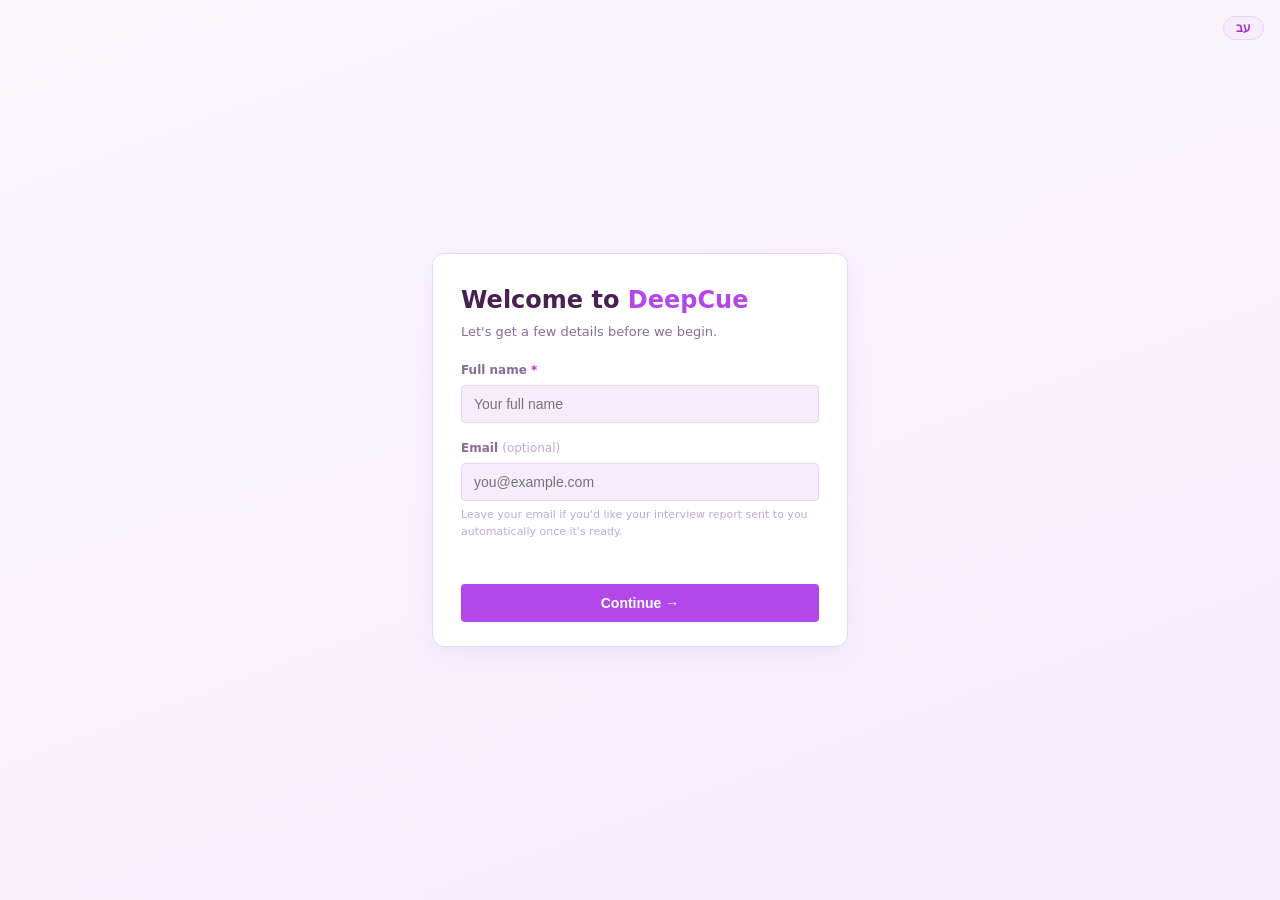
<file: frontend/index.html>
<!DOCTYPE html>
<html lang="he" dir="ltr">
<head>
  <meta charset="UTF-8" />
  <meta name="viewport" content="width=device-width, initial-scale=1.0" />
  <title>DeepCue — Welcome</title>
  <link rel="stylesheet" href="style.css" />
  <link rel="stylesheet" href="landing.css" />
</head>
<body class="landing-body">
  <button id="lang-toggle" class="lang-toggle landing-lang-toggle" data-i18n="lang.toggle">עב</button>
  <div class="landing-shell">

    <div class="landing-illustration" id="landing-illustration">
      <!-- Friendly animated character — CSS/SVG only, no external video file. -->
      <svg viewBox="0 0 200 200" class="character-svg" aria-hidden="true">
        <circle class="char-aura" cx="100" cy="100" r="92" />
        <ellipse class="char-hair-back" cx="100" cy="98" rx="58" ry="64" />
        <circle class="char-face" cx="100" cy="92" r="46" />
        <path class="char-hair-front" d="M54 80 Q60 32 100 30 Q140 32 146 80 Q140 60 100 58 Q60 60 54 80 Z" />
        <g class="char-eyes">
          <ellipse class="char-eye" cx="82" cy="92" rx="5" ry="7" />
          <ellipse class="char-eye" cx="118" cy="92" rx="5" ry="7" />
        </g>
        <path class="char-smile" d="M80 110 Q100 126 120 110" />
        <circle class="char-cheek" cx="70" cy="104" r="6" />
        <circle class="char-cheek" cx="130" cy="104" r="6" />
        <path class="char-wave-arm" d="M146 130 Q170 110 168 80" />
        <circle class="char-hand" cx="168" cy="78" r="9" />
      </svg>
      <p class="landing-greeting" data-i18n="landing.greeting">Hi! I'm here to guide you through your interview.</p>
    </div>

    <form id="landing-form" class="landing-form">
      <h1 class="landing-title"><span data-i18n="landing.title">Welcome to</span> <span class="logo-cue">DeepCue</span></h1>
      <p class="landing-subtitle" data-i18n="landing.subtitle">Let's get a few details before we begin.</p>

      <label class="landing-label" for="full-name-input">
        <span data-i18n="landing.name_label">Full name</span> <span class="required-mark">*</span>
      </label>
      <input
        id="full-name-input"
        class="landing-input"
        type="text"
        data-i18n-placeholder="landing.name_ph"
        placeholder="Your full name"
        maxlength="80"
        required
      />

      <label class="landing-label" for="email-input">
        <span data-i18n="landing.email_label">Email</span> <span class="optional-mark" data-i18n="landing.optional">(optional)</span>
      </label>
      <input
        id="email-input"
        class="landing-input"
        type="email"
        placeholder="you@example.com"
        maxlength="120"
      />
      <p class="email-hint" data-i18n="landing.email_hint">
        Leave your email if you'd like your interview report sent to you automatically once it's ready.
      </p>

      <div id="landing-error" class="landing-error"></div>

      <button type="submit" class="btn btn-start landing-submit" data-i18n="landing.submit">Continue →</button>
    </form>

  </div>

  <script type="module" src="landing.js"></script>
</body>
</html>
</file>
<file: frontend/style.css>
/* =============================================================================
   DeepCue — Interview UI Styles
   Light theme, purple/white palette, Hebrew RTL-ready transcript panel.
   ============================================================================= */

/* ── Reset & Base ─────────────────────────────────────────────────────────── */
*, *::before, *::after { box-sizing: border-box; margin: 0; padding: 0; }

:root {
  --bg-base:        #fbf7fd;
  --bg-surface:     #ffffff;
  --bg-elevated:    #f6ecfa;
  --border:         #e8d5f5;
  --accent:         #b347ea;
  --accent-dim:     #9d2fce;
  --text-primary:   #4a1f52;
  --text-secondary: #8a6a9c;
  --text-muted:     #c2a8d4;
  --success:        #b347ea;
  --warning:        #d896f0;
  --danger:         #c026d3;

  /* emotion colour palette — warm purple/magenta/lilac family, no blue/red/black */
  --em-neutral:    #cdb8e0;
  --em-confident:  #a21caf;
  --em-anxious:    #e8c2fb;
  --em-happy:      #f0a8e8;
  --em-sad:        #86198f;
  --em-angry:      #701a75;
  --em-surprised:  #d946ef;
  --em-uncertain:  #b9a0cc;

  --radius:   8px;
  --radius-sm: 4px;
  --font: 'Segoe UI', system-ui, -apple-system, sans-serif;

  /* User-adjustable panel sizes — set by ui_controller.js drag handles, persisted in localStorage */
  --camera-size:   340px;
  --question-size: 88px;
}

html, body {
  height: 100%;
  background: var(--bg-base);
  color: var(--text-primary);
  font-family: var(--font);
  font-size: 14px;
  line-height: 1.5;
}

/* ── App shell ────────────────────────────────────────────────────────────── */
.app-shell {
  position: relative;
  display: grid;
  grid-template-rows: auto auto 1fr auto auto;
  grid-template-areas:
    "header"
    "question"
    "main"
    "transcript"
    "controls";
  min-height: 100vh;
  width: 100%;
  max-width: 1280px;
  margin: 0 auto;
  padding: 0 clamp(12px, 3vw, 24px);
  gap: 12px;
}

/* ── Header ───────────────────────────────────────────────────────────────── */
.app-header {
  grid-area: header;
  display: flex;
  align-items: center;
  justify-content: space-between;
  padding: 14px 0 8px;
  border-bottom: 1px solid var(--border);
  flex-wrap: wrap;
  gap: 8px;
}

.logo { font-size: clamp(18px, 2.5vw, 22px); font-weight: 700; letter-spacing: -0.5px; }
.logo-deep  { color: var(--text-primary); }
.logo-cue   { color: var(--accent); }

.header-right { display: flex; align-items: center; gap: 16px; }

.lang-toggle {
  padding: 4px 12px;
  border: 1px solid var(--border);
  border-radius: 20px;
  background: var(--bg-elevated);
  color: var(--accent-dim);
  font-size: 12px;
  font-weight: 600;
  cursor: pointer;
}
.lang-toggle:hover { background: var(--border); }

.session-timer {
  font-size: 13px;
  font-variant-numeric: tabular-nums;
  color: var(--text-secondary);
  min-width: 40px;
  text-align: right;
}

/* Status badge */
.status-badge {
  display: inline-block;
  padding: 3px 10px;
  border-radius: 20px;
  font-size: 11px;
  font-weight: 600;
  text-transform: uppercase;
  letter-spacing: 0.5px;
}
.status-idle       { background: var(--bg-elevated); color: var(--text-muted); }
.status-connecting { background: rgba(245,166,35,0.15); color: var(--warning); }
.status-active     { background: rgba(62,207,142,0.15); color: var(--success); }
.status-ended      { background: rgba(79,142,247,0.15); color: var(--accent); }
.status-error      { background: rgba(229,83,75,0.15);  color: var(--danger); }

/* ── Pre-question countdown overlay ──────────────────────────────────────── */
.countdown-overlay {
  position: fixed;
  inset: 0;
  z-index: 100;
  display: flex;
  flex-direction: column;
  align-items: center;
  justify-content: center;
  gap: 12px;
  background: rgba(74, 31, 82, 0.55);
  backdrop-filter: blur(3px);
}
.countdown-overlay.hidden { display: none; }

.countdown-number {
  font-size: clamp(80px, 18vw, 160px);
  font-weight: 800;
  color: #ffffff;
  line-height: 1;
  animation: countdownPulse 1s ease;
}

@keyframes countdownPulse {
  0%   { transform: scale(1.4); opacity: 0; }
  40%  { transform: scale(1);   opacity: 1; }
  100% { transform: scale(1);   opacity: 1; }
}

.countdown-label {
  font-size: 16px;
  color: #f0e3fa;
  letter-spacing: 0.5px;
}

/* ── Question carousel ────────────────────────────────────────────────────── */
.question-panel {
  position: relative;
  grid-area: question;
  background: var(--bg-surface);
  border: 1px solid var(--border);
  border-radius: var(--radius);
  padding: 22px 28px;
  display: flex;
  align-items: center;
  gap: 20px;
  flex-wrap: wrap;
  min-height: var(--question-size);
}
.question-panel.hidden { display: none; }

.question-resizer {
  position: absolute;
  left: 0;
  right: 0;
  bottom: -7px;
  height: 14px;
  cursor: row-resize;
}
.question-resizer::after {
  content: '';
  display: block;
  margin: 5px auto 0;
  width: 40px;
  height: 4px;
  border-radius: 2px;
  background: var(--border);
  transition: background 0.15s;
}
.question-resizer:hover::after,
.question-resizer.dragging::after {
  background: var(--accent);
}

.question-progress {
  font-size: 13px;
  font-weight: 700;
  text-transform: uppercase;
  letter-spacing: 0.6px;
  color: var(--accent-dim);
  white-space: nowrap;
}

.question-text {
  flex: 1;
  font-size: clamp(18px, 2.4vw, 24px);
  font-weight: 600;
  color: var(--text-primary);
  min-width: 200px;
}

.question-next {
  white-space: nowrap;
  padding: 11px 22px;
  font-size: 13px;
}

/* ── Main content ─────────────────────────────────────────────────────────── */
.main-content {
  grid-area: main;
  display: flex;
  min-height: 0;
}

/* order is on the panels themselves, not the grid track, so flex-basis (the camera's
   resizable width) follows the panel wherever it ends up after a swap */
.video-panel    { order: 0; }
.panel-resizer  { order: 1; }
.emotion-panel  { order: 2; }

/* Swap left/right placement of the camera and emotion panels only — the resizer stays
   visually between them since its own order never changes */
.main-content.layout-swapped .video-panel   { order: 2; }
.main-content.layout-swapped .emotion-panel { order: 0; }

/* ── Drag-to-resize divider between camera and emotion panel (VS Code-style) ───────── */
.panel-resizer {
  flex: 0 0 14px;
  cursor: col-resize;
  position: relative;
}
.panel-resizer::after {
  content: '';
  position: absolute;
  top: 0;
  bottom: 0;
  left: 50%;
  width: 4px;
  margin-left: -2px;
  border-radius: 2px;
  background: var(--border);
  transition: background 0.15s;
}
.panel-resizer:hover::after,
.panel-resizer.dragging::after {
  background: var(--accent);
}

/* Visual feedback while a panel is "armed" for a long-press swap-drag */
.video-panel.swap-armed,
.emotion-panel.swap-armed {
  cursor: grabbing;
  opacity: 0.85;
  outline: 2px dashed var(--accent);
  outline-offset: 2px;
}

/* ── Video panel ──────────────────────────────────────────────────────────── */
.video-panel {
  flex: 0 0 var(--camera-size);
  min-width: 0;
  display: flex;
  flex-direction: column;
  gap: 8px;
}

.video-wrapper {
  position: relative;
  flex: 1;
  background: var(--bg-surface);
  border: 1px solid var(--border);
  border-radius: var(--radius);
  overflow: hidden;
}

#webcam {
  width: 100%;
  height: 100%;
  object-fit: cover;
  display: block;
  transform: scaleX(-1); /* mirror for natural feel */
}

.no-camera-overlay {
  position: absolute;
  inset: 0;
  display: flex;
  align-items: center;
  justify-content: center;
  background: var(--bg-surface);
  color: var(--text-muted);
  font-size: 13px;
  pointer-events: none;
}
.no-camera-overlay.hidden { display: none; }

.candidate-label {
  font-size: 13px;
  color: var(--text-secondary);
  text-align: center;
  padding: 4px 0;
}

/* ── Emotion panel ────────────────────────────────────────────────────────── */
.emotion-panel {
  flex: 1 1 auto;
  min-width: 0;
  background: var(--bg-surface);
  border: 1px solid var(--border);
  border-radius: var(--radius);
  padding: 24px;
  display: flex;
  flex-direction: column;
  gap: 20px;
  overflow-y: auto;
}

.panel-title {
  font-size: 15px;
  font-weight: 600;
  text-transform: uppercase;
  letter-spacing: 0.8px;
  color: var(--text-secondary);
}

.emotion-bars { display: flex; flex-direction: column; gap: 18px; }

.emotion-row {
  display: grid;
  grid-template-columns: 100px 1fr 48px;
  align-items: center;
  gap: 14px;
}

.emotion-label {
  font-size: 15px;
  color: var(--text-secondary);
  white-space: nowrap;
}

.bar-track {
  height: 12px;
  background: var(--bg-elevated);
  border-radius: 6px;
  overflow: hidden;
}

.bar-fill {
  height: 100%;
  border-radius: 3px;
  transition: width 0.4s ease;
  background: var(--em-neutral);
}

/* Per-emotion bar colours */
.emotion-row[data-emotion="neutral"]   .bar-fill { background: var(--em-neutral); }
.emotion-row[data-emotion="confident"] .bar-fill { background: var(--em-confident); }
.emotion-row[data-emotion="anxious"]   .bar-fill { background: var(--em-anxious); }
.emotion-row[data-emotion="happy"]     .bar-fill { background: var(--em-happy); }
.emotion-row[data-emotion="sad"]       .bar-fill { background: var(--em-sad); }
.emotion-row[data-emotion="angry"]     .bar-fill { background: var(--em-angry); }
.emotion-row[data-emotion="surprised"] .bar-fill { background: var(--em-surprised); }
.emotion-row[data-emotion="uncertain"] .bar-fill { background: var(--em-uncertain); }

.emotion-score {
  font-size: 14px;
  font-variant-numeric: tabular-nums;
  color: var(--text-muted);
  text-align: right;
}

.dominant-emotion {
  margin-top: auto;
  padding-top: 16px;
  border-top: 1px solid var(--border);
  display: flex;
  flex-direction: column;
  gap: 4px;
}
.dominant-label { font-size: 13px; color: var(--text-muted); text-transform: uppercase; }
.dominant-value { font-size: 26px; font-weight: 700; color: var(--text-primary); text-transform: capitalize; }

.speech-rate {
  display: flex;
  align-items: center;
  justify-content: space-between;
  font-size: 13px;
  color: var(--text-secondary);
}
.speech-rate-value { font-weight: 600; color: var(--text-primary); font-variant-numeric: tabular-nums; }

/* ── Transcript panel ─────────────────────────────────────────────────────── */
.transcript-panel {
  grid-area: transcript;
  background: var(--bg-surface);
  border: 1px solid var(--border);
  border-radius: var(--radius);
  padding: 12px 16px;
  display: flex;
  flex-direction: column;
  gap: 8px;
  max-height: 140px;
}

.transcript-lang { color: var(--text-muted); font-weight: 400; margin-left: 6px; }

.transcript-feed {
  flex: 1;
  overflow-y: auto;
  font-size: 13px;
  color: var(--text-secondary);
  line-height: 1.7;
  /* Hebrew RTL is set via dir="rtl" on the element */
}

.transcript-segment {
  display: block;
  padding: 2px 0;
  border-bottom: 1px solid var(--border);
  animation: fadeIn 0.3s ease;
}
.transcript-segment:last-child { border-bottom: none; }

@keyframes fadeIn { from { opacity: 0; transform: translateY(4px); } to { opacity: 1; } }

/* ── Controls bar ─────────────────────────────────────────────────────────── */
.controls-bar {
  grid-area: controls;
  display: flex;
  align-items: center;
  gap: 12px;
  padding: 10px 0 14px;
  border-top: 1px solid var(--border);
}

.candidate-input {
  flex: 1;
  max-width: 240px;
  padding: 8px 12px;
  background: var(--bg-elevated);
  border: 1px solid var(--border);
  border-radius: var(--radius-sm);
  color: var(--text-primary);
  font-size: 13px;
  outline: none;
  transition: border-color 0.2s;
}
.candidate-input:focus { border-color: var(--accent); }
.candidate-input:disabled { opacity: 0.4; }

.btn {
  padding: 9px 22px;
  border: none;
  border-radius: var(--radius-sm);
  font-size: 13px;
  font-weight: 600;
  cursor: pointer;
  transition: opacity 0.2s, transform 0.1s;
}
.btn:active { transform: scale(0.97); }
.btn:disabled { opacity: 0.35; cursor: not-allowed; }

.btn-start { background: var(--accent); color: #fff; }
.btn-start:hover:not(:disabled) { background: var(--accent-dim); }

.btn-stop { background: var(--danger); color: #fff; }
.btn-stop:hover:not(:disabled) { opacity: 0.85; }

.error-message {
  flex: 1;
  font-size: 12px;
  color: var(--danger);
  min-height: 16px;
}

/* ── Scrollbar styling ────────────────────────────────────────────────────── */
::-webkit-scrollbar { width: 4px; height: 4px; }
::-webkit-scrollbar-track { background: transparent; }
::-webkit-scrollbar-thumb { background: var(--border); border-radius: 2px; }

/* ── Responsive ───────────────────────────────────────────────────────────── */
@media (max-width: 768px) {
  .app-shell { height: auto; min-height: 100vh; }
  .main-content { flex-direction: column; }
  .video-panel { flex: 0 0 auto; }
  .panel-resizer { display: none; } /* dragging width doesn't apply once panels are stacked */
  .video-wrapper { aspect-ratio: 4 / 3; flex: none; }
  .emotion-panel { max-height: 320px; }
  .question-panel { padding: 14px 16px; }
}

@media (max-width: 480px) {
  .app-shell { padding: 0 10px; gap: 8px; }
  .controls-bar { flex-wrap: wrap; }
  .candidate-name-display { width: 100%; order: -1; }
  .question-panel { flex-direction: column; align-items: stretch; text-align: center; }
  .question-next { width: 100%; }
  .transcript-panel { max-height: 110px; }
}
</file>
<file: frontend/landing.css>
/* =============================================================================
   DeepCue — Landing Page Styles
   Friendly entrance screen: animated character greeting, then name/email form.
   ============================================================================= */

.landing-body {
  display: flex;
  align-items: center;
  justify-content: center;
  min-height: 100vh;
  background: linear-gradient(160deg, var(--bg-base) 0%, var(--bg-elevated) 100%);
  position: relative;
}

.landing-lang-toggle {
  position: absolute;
  top: 16px;
  right: 16px;
}
html[dir="rtl"] .landing-lang-toggle {
  right: auto;
  left: 16px;
}

.landing-shell {
  width: 100%;
  max-width: 480px;
  padding: clamp(16px, 5vw, 32px);
  text-align: center;
}

/* ── Character illustration ──────────────────────────────────────────────── */
.landing-illustration {
  margin-bottom: 8px;
  animation: illoFadeOut 0.6s ease forwards;
  animation-delay: 3.2s;
}

.character-svg {
  width: 160px;
  height: 160px;
  animation: charFloat 2.4s ease-in-out infinite;
}

@keyframes charFloat {
  0%, 100% { transform: translateY(0); }
  50%      { transform: translateY(-6px); }
}

@keyframes illoFadeOut {
  to { opacity: 0; max-height: 0; margin: 0; overflow: hidden; transform: scale(0.9); }
}

.char-aura       { fill: var(--bg-elevated); }
.char-hair-back  { fill: var(--em-sad); }
.char-face       { fill: #fdf6ff; stroke: var(--border); stroke-width: 1; }
.char-hair-front { fill: var(--accent-dim); }
.char-eye        { fill: var(--text-primary); animation: blink 4s ease-in-out infinite; }
.char-smile      { fill: none; stroke: var(--em-angry); stroke-width: 3; stroke-linecap: round; }
.char-cheek      { fill: var(--em-happy); opacity: 0.5; }
.char-wave-arm   { fill: none; stroke: #fdf6ff; stroke-width: 10; stroke-linecap: round;
                    transform-origin: 146px 130px; animation: wave 1.1s ease-in-out infinite; }
.char-hand       { fill: #fdf6ff; transform-origin: 146px 130px; animation: wave 1.1s ease-in-out infinite; }

@keyframes wave {
  0%, 100% { transform: rotate(0deg); }
  50%      { transform: rotate(18deg); }
}
@keyframes blink {
  0%, 92%, 100% { transform: scaleY(1); }
  96%           { transform: scaleY(0.1); }
}

.landing-greeting {
  margin-top: 12px;
  font-size: 14px;
  color: var(--text-secondary);
}

/* ── Form ─────────────────────────────────────────────────────────────────── */
.landing-form {
  background: var(--bg-surface);
  border: 1px solid var(--border);
  border-radius: 12px;
  padding: 28px 28px 24px;
  text-align: left;
  box-shadow: 0 8px 24px rgba(139, 92, 246, 0.08);
}

.landing-title {
  font-size: clamp(20px, 5vw, 24px);
  font-weight: 700;
  color: var(--text-primary);
  margin-bottom: 4px;
}
.logo-cue { color: var(--accent); }

.landing-subtitle {
  font-size: 13px;
  color: var(--text-secondary);
  margin-bottom: 20px;
}

.landing-label {
  display: block;
  font-size: 12px;
  font-weight: 600;
  color: var(--text-secondary);
  margin-bottom: 6px;
  margin-top: 16px;
}
.required-mark { color: var(--danger); }
.optional-mark { color: var(--text-muted); font-weight: 400; }

.landing-input {
  width: 100%;
  padding: 10px 12px;
  background: var(--bg-elevated);
  border: 1px solid var(--border);
  border-radius: var(--radius-sm);
  color: var(--text-primary);
  font-size: 14px;
  outline: none;
  transition: border-color 0.2s;
}
.landing-input:focus { border-color: var(--accent); }

.email-hint {
  margin-top: 6px;
  font-size: 11px;
  color: var(--text-muted);
  line-height: 1.5;
}

.landing-error {
  min-height: 16px;
  font-size: 12px;
  color: var(--danger);
  margin-top: 12px;
}

.landing-submit {
  width: 100%;
  margin-top: 16px;
  padding: 11px;
  font-size: 14px;
}

/* ── Interview page: candidate name display (replaces removed input) ───────── */
.candidate-name-display {
  font-size: 13px;
  color: var(--text-secondary);
  flex: 1;
}

/* ── Responsive ───────────────────────────────────────────────────────────── */
@media (max-width: 480px) {
  .character-svg { width: 120px; height: 120px; }
  .landing-form  { padding: 22px 18px 18px; }
}
</file>
